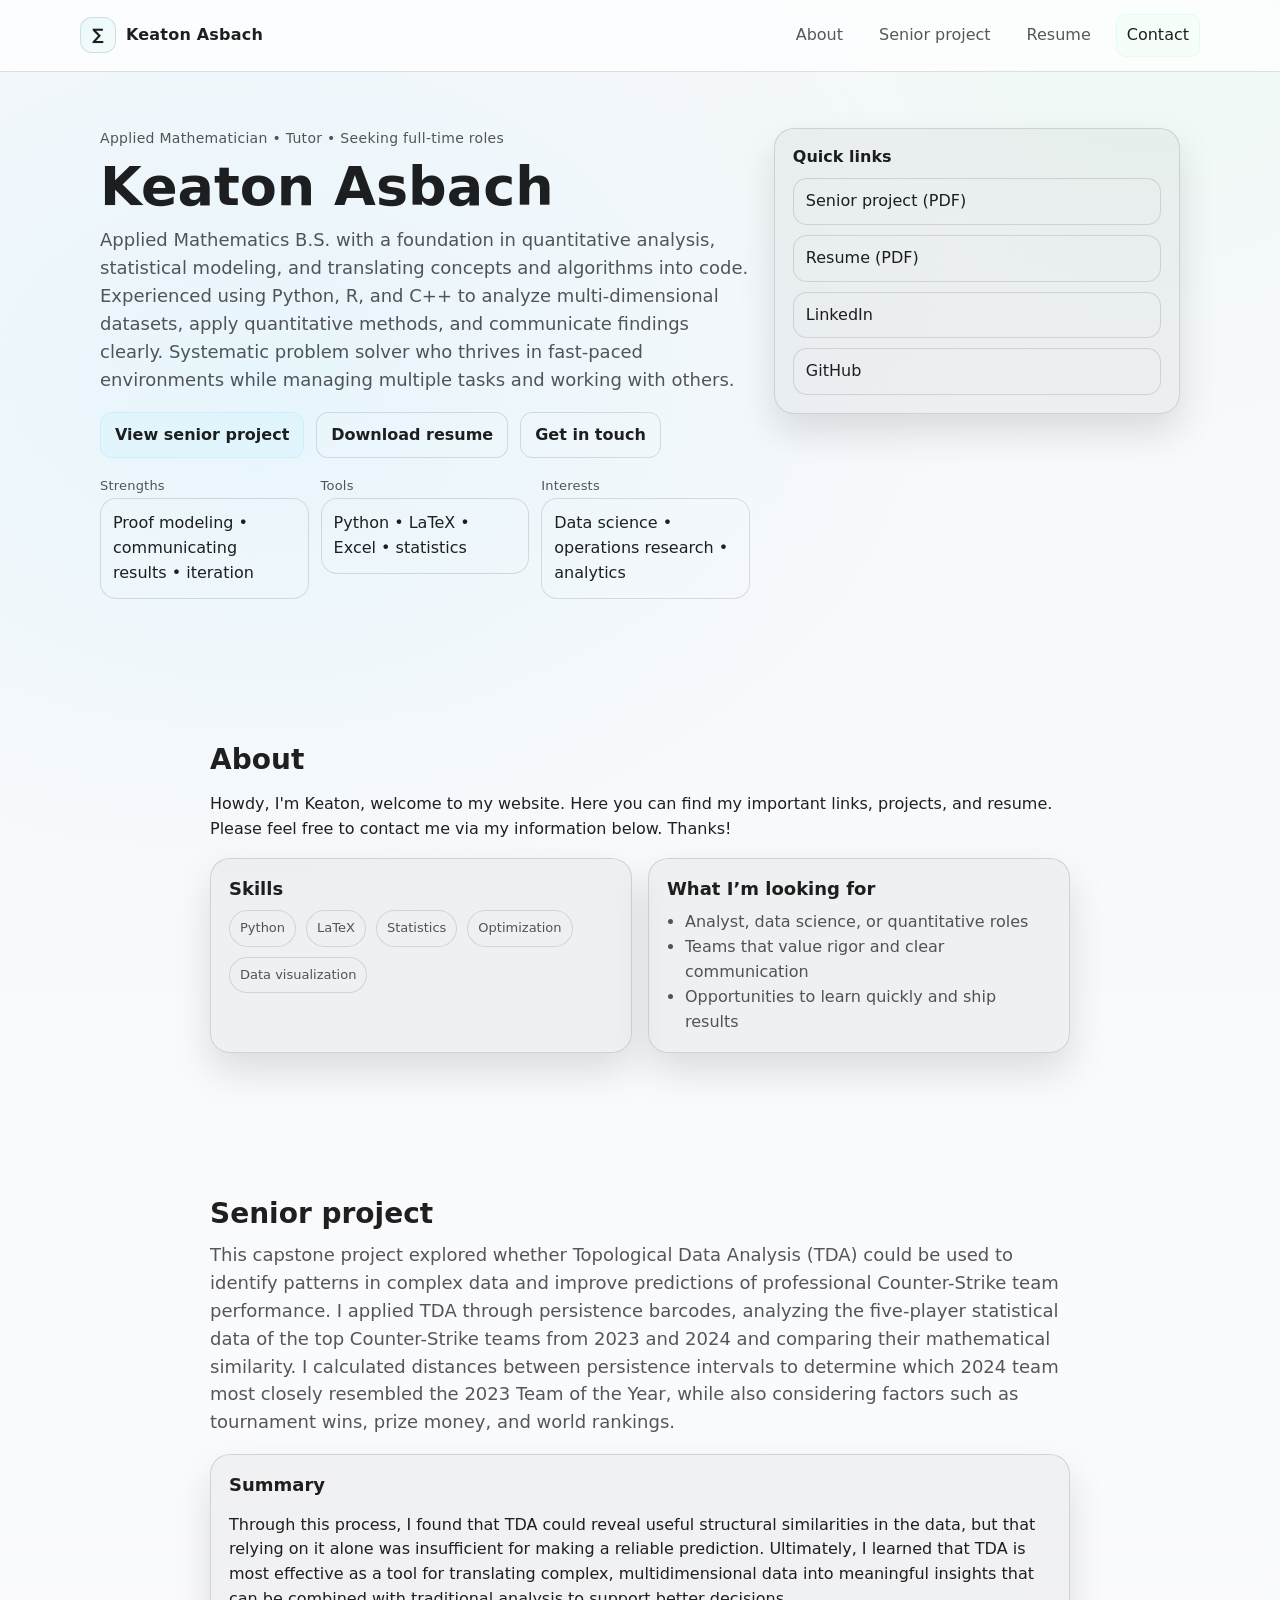
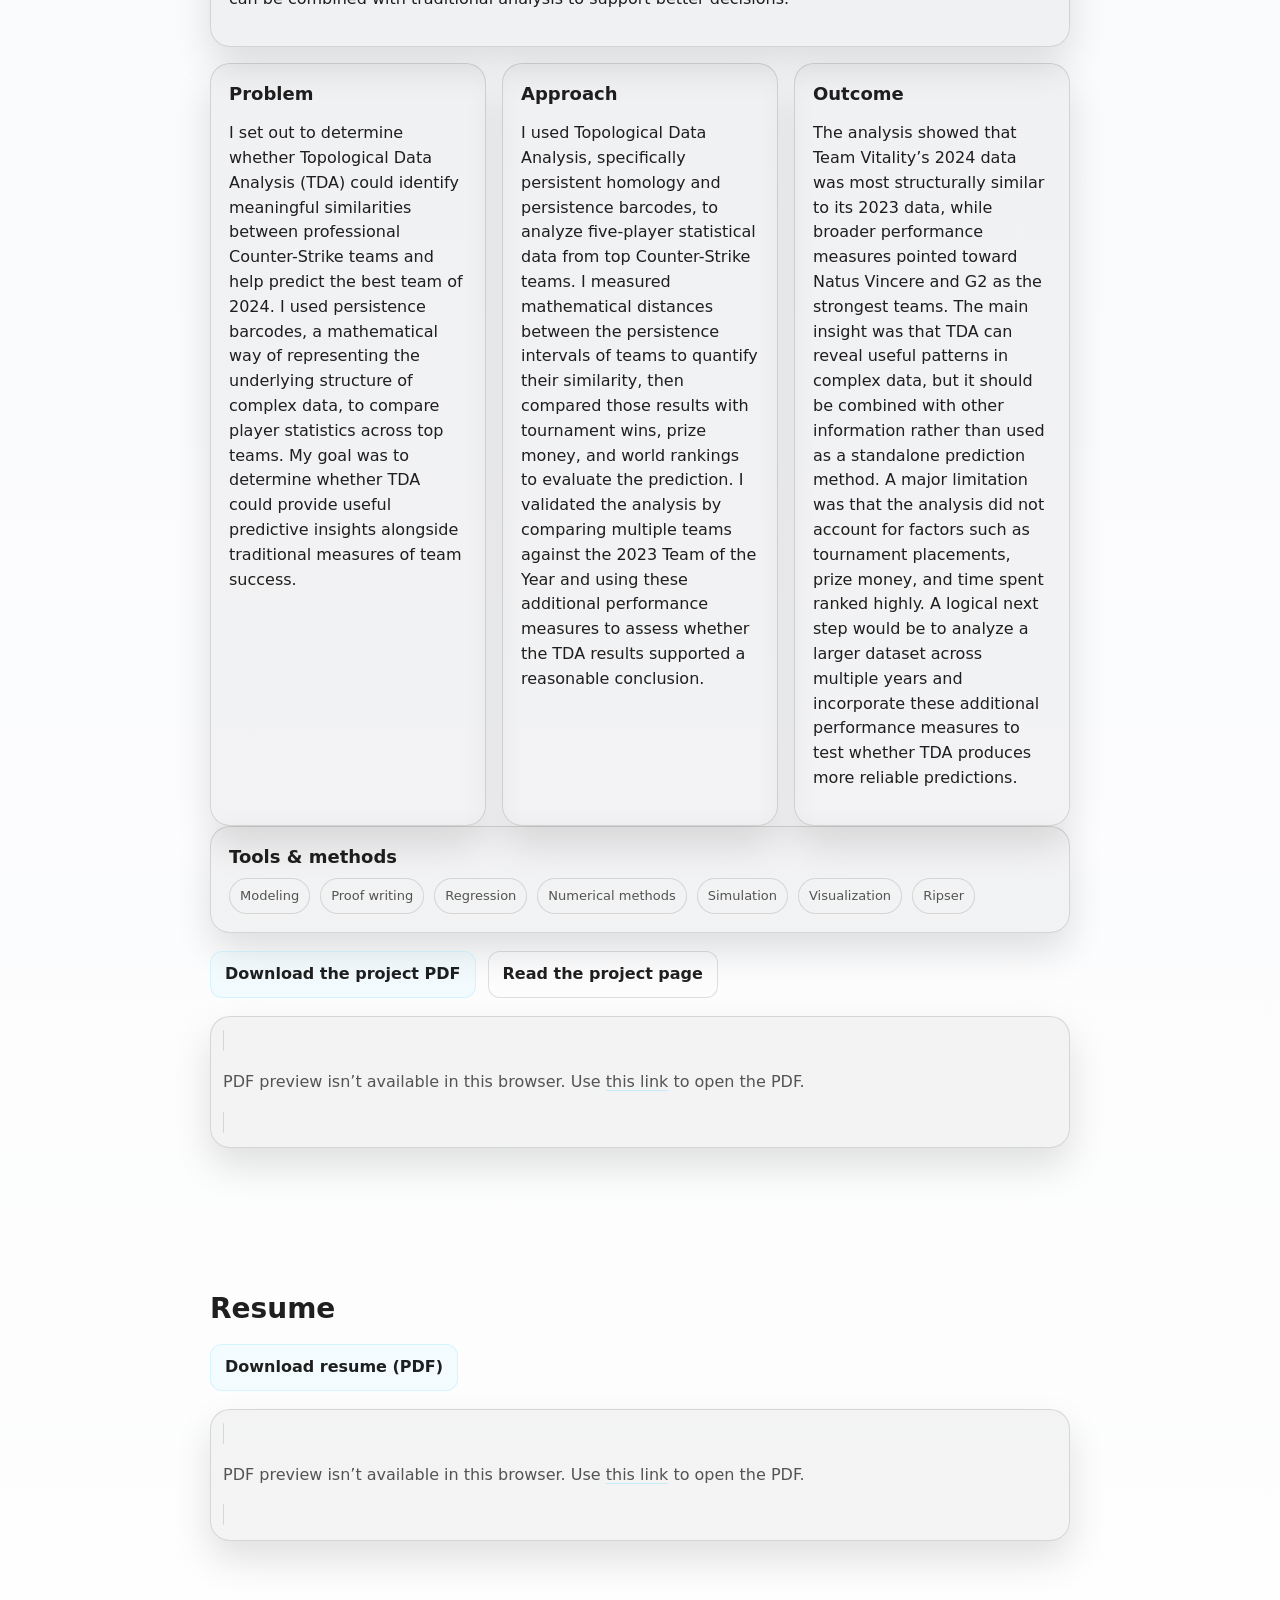
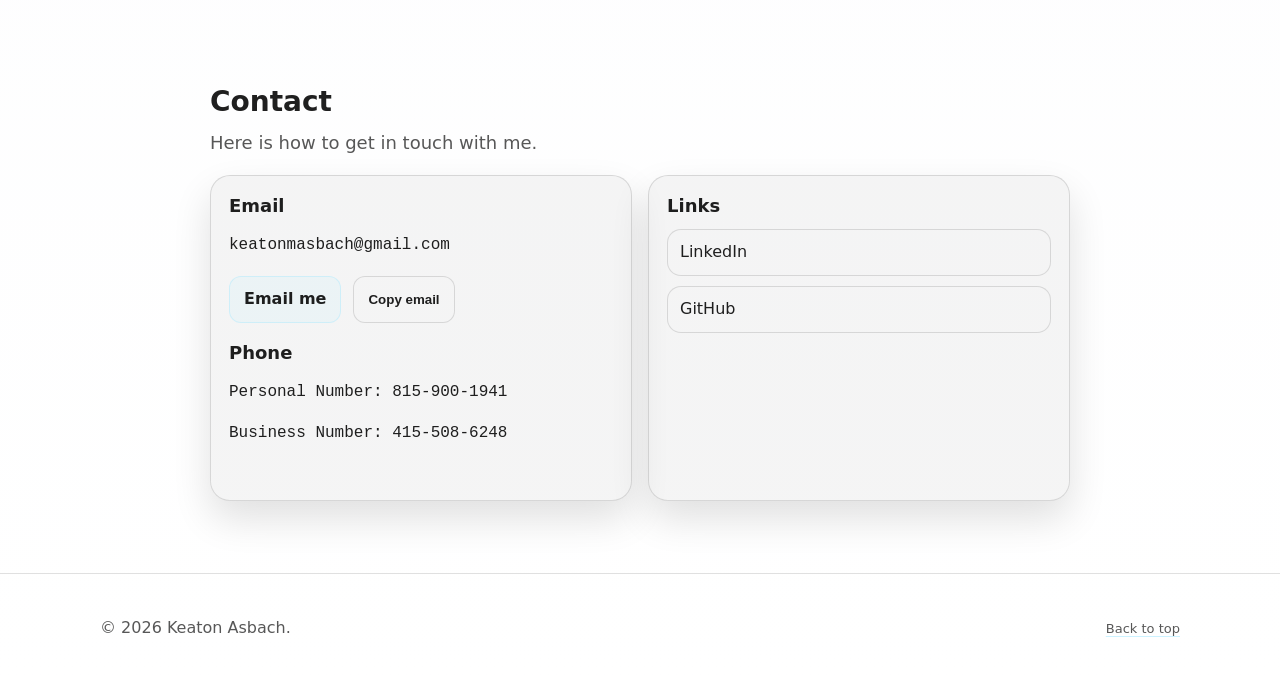
<file: index.html>
<!doctype html>
<html lang="en">
  <head>
    <meta charset="utf-8" />
    <meta name="viewport" content="width=device-width, initial-scale=1" />
    <meta
      name="description"
      content="Portfolio of a mathematics graduate: senior project, skills, resume, and contact."
    />

    <title>Portfolio — Mathematics Graduate</title>

    <meta property="og:title" content="Portfolio — Mathematics Graduate" />
    <meta
      property="og:description"
      content="Senior project, skills, resume, and contact."
    />
    <meta property="og:type" content="website" />

    <link rel="icon" href="./assets/favicon.svg" type="image/svg+xml" />
    <link rel="stylesheet" href="./styles.css" />
    <script defer src="./main.js"></script>
  </head>
  <body>
    <a class="skip-link" href="#home">Skip to content</a>

    <header class="site-header" role="banner">
      <div class="container header-inner">
        <a class="brand" href="#home" aria-label="Go to top">
          <span class="brand-mark" aria-hidden="true">∑</span>
          <span class="brand-text">Keaton Asbach</span>
        </a>

        <nav class="site-nav" aria-label="Primary">
          <a href="#about">About</a>
          <a href="#project">Senior project</a>
          <a href="#resume">Resume</a>
          <a href="#contact" class="nav-cta">Contact</a>
        </nav>
      </div>
    </header>

    <main id="home" class="site-main" tabindex="-1">
      <section class="hero section">
        <div class="container hero-grid">
          <div class="hero-copy">
            <p class="eyebrow">Applied Mathematician • Tutor • Seeking full-time roles</p>
            <h1 class="hero-title">Keaton Asbach</h1>
            <p class="hero-subtitle">
              Applied Mathematics B.S. with a foundation in quantitative analysis, statistical modeling, and translating
concepts and algorithms into code. Experienced using Python, R, and C++ to analyze multi-dimensional
datasets, apply quantitative methods, and communicate findings clearly. Systematic problem solver who
thrives in fast-paced environments while managing multiple tasks and working with others. 
            </p>

            <div class="button-row">
              <a class="button primary" href="#project">View senior project</a>
              <a class="button" href="#resume">Download resume</a>
              <a class="button ghost" href="#contact">Get in touch</a>
            </div>

            <dl class="hero-highlights" aria-label="Highlights">
              <div>
                <dt>Strengths</dt>
                <dd>Proof modeling • communicating results • iteration</dd>
              </div>
              <div>
                <dt>Tools</dt>
                <dd>Python • LaTeX • Excel • statistics</dd>
              </div>
              <div>
                <dt>Interests</dt>
                <dd>Data science • operations research • analytics</dd>
              </div>
            </dl>
          </div>

          <aside class="hero-card" aria-label="Quick links">
            <div class="card">
              <h2 class="card-title">Quick links</h2>
              <ul class="link-list">
                <li>
                  <a href="./assets/docs/senior-project.pdf">
                    Senior project (PDF)
                  </a>
                </li>
                <li>
                  <a href="./assets/docs/resume.pdf">Resume (PDF)</a>
                </li>
                <li>
                  <a href="https://www.linkedin.com/in/keaton-asbach-925a0a293/">LinkedIn</a>
                </li>
                <li>
                  <a href="https://github.com/asbachkeaton">GitHub</a>
                </li>
              </ul>
            </div>
          </aside>
        </div>
      </section>

      <section id="about" class="section">
        <div class="container narrow">
          <h2>About</h2>
          <p>
            Howdy, I'm Keaton, welcome to my website. Here you can find my important links, projects, and resume. Please feel free to contact me via my information below. Thanks!
          </p>

          <div class="grid-2">
            <div class="panel">
              <h3>Skills</h3>
              <ul class="chip-list" aria-label="Skills list">
                <li class="chip">Python</li>
                <li class="chip">LaTeX</li>
                <li class="chip">Statistics</li>
                <li class="chip">Optimization</li>
                <li class="chip">Data visualization</li>
              </ul>
            </div>

            <div class="panel">
              <h3>What I’m looking for</h3>
              <ul class="bullets">
                <li>Analyst, data science, or quantitative roles</li>
                <li>Teams that value rigor and clear communication</li>
                <li>Opportunities to learn quickly and ship results</li>
              </ul>
            </div>
          </div>
        </div>
      </section>

      <section id="project" class="section section-alt">
        <div class="container narrow">
          <h2>Senior project</h2>
          <p class="lead">
           This capstone project explored whether Topological Data Analysis (TDA) could be used to identify patterns in complex data and improve predictions of professional Counter-Strike team performance. I applied TDA through persistence barcodes, analyzing the five-player statistical data of the top Counter-Strike teams from 2023 and 2024 and comparing their mathematical similarity. I calculated distances between persistence intervals to determine which 2024 team most closely resembled the 2023 Team of the Year, while also considering factors such as tournament wins, prize money, and world rankings.
          </p>

          <div class="panel">
            <h3>Summary</h3>
            <p>
              Through this process, I found that TDA could reveal useful structural similarities in the data, but that relying on it alone was insufficient for making a reliable prediction. Ultimately, I learned that TDA is most effective as a tool for translating complex, multidimensional data into meaningful insights that can be combined with traditional analysis to support better decisions.
            </p>
          </div>

          <div class="grid-3">
            <div class="panel">
              <h3>Problem</h3>
              <p>
                I set out to determine whether Topological Data Analysis (TDA) could identify meaningful similarities between professional Counter-Strike teams and help predict the best team of 2024. I used persistence barcodes, a mathematical way of representing the underlying structure of complex data, to compare player statistics across top teams. My goal was to determine whether TDA could provide useful predictive insights alongside traditional measures of team success.
              </p>
            </div>
            <div class="panel">
              <h3>Approach</h3>
              <p>
                I used Topological Data Analysis, specifically persistent homology and persistence barcodes, to analyze five-player statistical data from top Counter-Strike teams. I measured mathematical distances between the persistence intervals of teams to quantify their similarity, then compared those results with tournament wins, prize money, and world rankings to evaluate the prediction. I validated the analysis by comparing multiple teams against the 2023 Team of the Year and using these additional performance measures to assess whether the TDA results supported a reasonable conclusion.
              </p>
            </div>
            <div class="panel">
              <h3>Outcome</h3>
              <p>
                The analysis showed that Team Vitality’s 2024 data was most structurally similar to its 2023 data, while broader performance measures pointed toward Natus Vincere and G2 as the strongest teams. The main insight was that TDA can reveal useful patterns in complex data, but it should be combined with other information rather than used as a standalone prediction method. A major limitation was that the analysis did not account for factors such as tournament placements, prize money, and time spent ranked highly. A logical next step would be to analyze a larger dataset across multiple years and incorporate these additional performance measures to test whether TDA produces more reliable predictions.
              </p>
            </div>
          </div>

          <div class="panel">
            <h3>Tools &amp; methods</h3>
            <ul class="chip-list" aria-label="Tools and methods list">
              <li class="chip">Modeling</li>
              <li class="chip">Proof writing</li>
              <li class="chip">Regression</li>
              <li class="chip">Numerical methods</li>
              <li class="chip">Simulation</li>
              <li class="chip">Visualization</li>
              <li class="chip">Ripser</li>
            </ul>
          </div>

          <div class="button-row">
            <a class="button primary" href="./assets/docs/senior-project.pdf">
              Download the project PDF
            </a>
            <a class="button" href="./project/">Read the project page</a>
          </div>

          <div class="panel embed">
            <h3 class="sr-only">Project PDF preview</h3>
            <object
              data="./assets/docs/senior-project.pdf"
              type="application/pdf"
              width="100%"
              height="720"
              aria-label="Embedded senior project PDF"
            >
              <p class="muted">
                PDF preview isn’t available in this browser. Use
                <a href="./assets/docs/senior-project.pdf">this link</a> to open the PDF.
              </p>
            </object>
          </div>
        </div>
      </section>

      <section id="resume" class="section">
        <div class="container narrow">
          <h2>Resume</h2>
          <div class="button-row">
            <a class="button primary" href="./assets/docs/resume.pdf" download>
              Download resume (PDF)
            </a>
          </div>

          <div class="panel embed">
            <h3 class="sr-only">Resume PDF preview</h3>
            <object
              data="./assets/docs/resume.pdf"
              type="application/pdf"
              width="100%"
              height="720"
              aria-label="Embedded resume PDF"
            >
              <p class="muted">
                PDF preview isn’t available in this browser. Use
                <a href="./assets/docs/resume.pdf">this link</a> to open the PDF.
              </p>
            </object>
          </div>
        </div>
      </section>

      <section id="contact" class="section section-alt">
        <div class="container narrow">
          <h2>Contact</h2>
          <p class="lead">
            Here is how to get in touch with me.
          </p>

          <div class="grid-2">
            <div class="panel">
              <h3>Email</h3>
              <p class="mono" id="emailText">keatonmasbach@gmail.com</p>
              <div class="button-row">
                <a class="button primary" href="mailto:you@example.com">Email me</a>
                <button class="button" type="button" data-copy-email>
                  Copy email
                </button>
              </div>
              <h3>Phone</h3>
              <p class="mono" id="emailText">Personal Number: 815-900-1941</p>
              <p class="mono" id="emailText">Business Number: 415-508-6248</p>
              <div class="button-row">
              </div>
            </div>

            <div class="panel">
              <h3>Links</h3>
              <ul class="link-list">
                <li>
                  <a href="https://www.linkedin.com/in/keaton-asbach-925a0a293/">LinkedIn</a>
                </li>
                <li><a href="https://github.com/asbachkeaton">GitHub</a></li>
              </ul>
              <p class="muted small">
              </p>
            </div>
          </div>
        </div>
      </section>
    </main>

    <footer class="site-footer">
      <div class="container footer-inner">
        <p class="muted">
          © <span id="year"></span> Keaton Asbach.
        </p>
        <p class="muted small">
          <a href="#home">Back to top</a>
        </p>
      </div>
    </footer>
  </body>
</html>
</file>
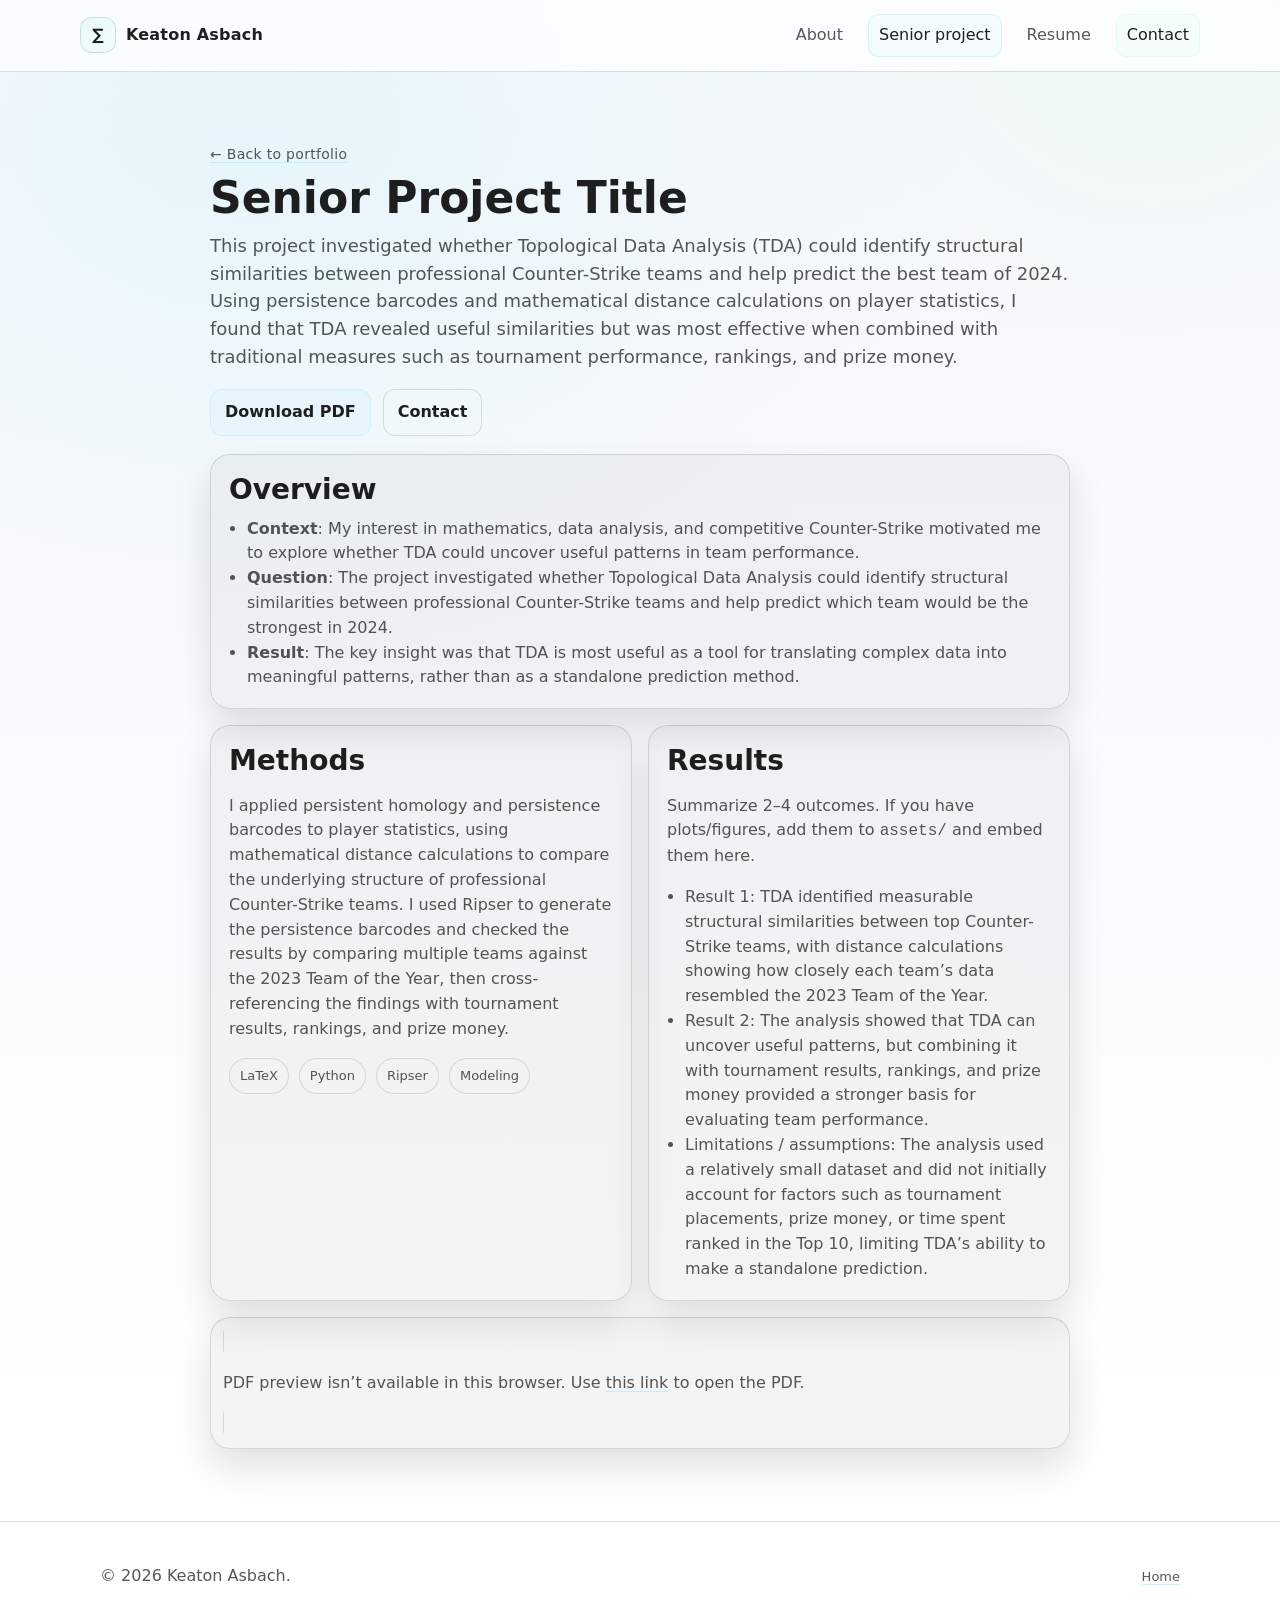
<file: project/index.html>
<!doctype html>
<html lang="en">
  <head>
    <meta charset="utf-8" />
    <meta name="viewport" content="width=device-width, initial-scale=1" />
    <meta
      name="description"
      content="Senior project write-up: problem, approach, results, and PDF download."
    />

    <title>Senior Project — Keaton Asbach</title>
    <link rel="icon" href="../assets/favicon.svg" type="image/svg+xml" />
    <link rel="stylesheet" href="../styles.css" />
    <script defer src="../main.js"></script>
  </head>
  <body>
    <a class="skip-link" href="#content">Skip to content</a>

    <header class="site-header" role="banner">
      <div class="container header-inner">
        <a class="brand" href="../#home" aria-label="Go to home page">
          <span class="brand-mark" aria-hidden="true">∑</span>
          <span class="brand-text">Keaton Asbach</span>
        </a>

        <nav class="site-nav" aria-label="Primary">
          <a href="../#about">About</a>
          <a href="../#project" aria-current="page">Senior project</a>
          <a href="../#resume">Resume</a>
          <a href="../#contact" class="nav-cta">Contact</a>
        </nav>
      </div>
    </header>

    <main id="content" class="site-main" tabindex="-1">
      <section class="section">
        <div class="container narrow">
          <p class="eyebrow">
            <a href="../#project">← Back to portfolio</a>
          </p>
          <h1 class="hero-title" style="font-size: clamp(28px, 4vw, 44px)">
            Senior Project Title
          </h1>
          <p class="lead">
            This project investigated whether Topological Data Analysis (TDA) could identify structural similarities between professional Counter-Strike teams and help predict the best team of 2024. Using persistence barcodes and mathematical distance calculations on player statistics, I found that TDA revealed useful similarities but was most effective when combined with traditional measures such as tournament performance, rankings, and prize money.
          </p>

          <div class="button-row">
            <a class="button primary" href="../assets/docs/senior-project.pdf">
              Download PDF
            </a>
            <a class="button" href="../#contact">Contact</a>
          </div>

          <div class="panel">
            <h2 style="margin-top: 0">Overview</h2>
            <ul class="bullets">
              <li><strong>Context</strong>: My interest in mathematics, data analysis, and competitive Counter-Strike motivated me to explore whether TDA could uncover useful patterns in team performance.</li>
              <li><strong>Question</strong>: The project investigated whether Topological Data Analysis could identify structural similarities between professional Counter-Strike teams and help predict which team would be the strongest in 2024.</li>
              <li><strong>Result</strong>: The key insight was that TDA is most useful as a tool for translating complex data into meaningful patterns, rather than as a standalone prediction method.</li>
            </ul>
          </div>

          <div class="grid-2">
            <div class="panel">
              <h2 style="margin-top: 0">Methods</h2>
              <p class="muted">
                I applied persistent homology and persistence barcodes to player statistics, using mathematical distance calculations to compare the underlying structure of professional Counter-Strike teams. I used Ripser to generate the persistence barcodes and checked the results by comparing multiple teams against the 2023 Team of the Year, then cross-referencing the findings with tournament results, rankings, and prize money.
              </p>
              <ul class="chip-list" aria-label="Methods list">
                <li class="chip">LaTeX</li>
                <li class="chip">Python</li>
                <li class="chip">Ripser</li>
                <li class="chip">Modeling</li>
              </ul>
            </div>
            <div class="panel">
              <h2 style="margin-top: 0">Results</h2>
              <p class="muted">
                Summarize 2–4 outcomes. If you have plots/figures, add them to
                <span class="mono">assets/</span> and embed them here.
              </p>
              <ul class="bullets">
                <li>Result 1: TDA identified measurable structural similarities between top Counter-Strike teams, with distance calculations showing how closely each team’s data resembled the 2023 Team of the Year.</li>
                <li>Result 2: The analysis showed that TDA can uncover useful patterns, but combining it with tournament results, rankings, and prize money provided a stronger basis for evaluating team performance.</li>
                <li>Limitations / assumptions: The analysis used a relatively small dataset and did not initially account for factors such as tournament placements, prize money, or time spent ranked in the Top 10, limiting TDA’s ability to make a standalone prediction.</li>
              </ul>
            </div>
          </div>

          <div class="panel embed" style="margin-top: 16px">
            <h2 class="sr-only">Project PDF preview</h2>
            <object
              data="../assets/docs/senior-project.pdf"
              type="application/pdf"
              width="100%"
              height="860"
              aria-label="Embedded senior project PDF"
            >
              <p class="muted">
                PDF preview isn’t available in this browser. Use
                <a href="../assets/docs/senior-project.pdf">this link</a> to open the PDF.
              </p>
            </object>
          </div>
        </div>
      </section>
    </main>

    <footer class="site-footer">
      <div class="container footer-inner">
        <p class="muted">
          © <span id="year"></span> Keaton Asbach.
        </p>
        <p class="muted small">
          <a href="../#home">Home</a>
        </p>
      </div>
    </footer>
  </body>
</html>
</file>
<file: styles.css>
:root {
  --bg: #0b1020;
  --bg2: #0f1730;
  --card: rgba(255, 255, 255, 0.06);
  --card2: rgba(255, 255, 255, 0.08);
  --text: rgba(255, 255, 255, 0.92);
  --muted: rgba(255, 255, 255, 0.72);
  --border: rgba(255, 255, 255, 0.12);
  --accent: #9ae6ff;
  --accent2: #b7ffcf;
  --shadow: 0 16px 40px rgba(0, 0, 0, 0.35);
  --radius: 16px;
  --radius2: 20px;
  --max: 1120px;
}

@media (prefers-color-scheme: light) {
  :root {
    --bg: #f7f8fb;
    --bg2: #ffffff;
    --card: rgba(0, 0, 0, 0.04);
    --card2: rgba(0, 0, 0, 0.06);
    --text: rgba(0, 0, 0, 0.88);
    --muted: rgba(0, 0, 0, 0.66);
    --border: rgba(0, 0, 0, 0.12);
    --accent: #0b6cff;
    --accent2: #0b9a5a;
    --shadow: 0 18px 38px rgba(0, 0, 0, 0.12);
  }
}

* {
  box-sizing: border-box;
}

html {
  scroll-behavior: smooth;
}

body {
  margin: 0;
  font-family: ui-sans-serif, system-ui, -apple-system, Segoe UI, Roboto, Helvetica,
    Arial, "Apple Color Emoji", "Segoe UI Emoji";
  color: var(--text);
  background: radial-gradient(1200px 900px at 20% 10%, rgba(154, 230, 255, 0.18), transparent 60%),
    radial-gradient(900px 900px at 90% 0%, rgba(183, 255, 207, 0.14), transparent 55%),
    linear-gradient(180deg, var(--bg), var(--bg2));
  line-height: 1.55;
}

a {
  color: inherit;
  text-decoration-color: rgba(154, 230, 255, 0.5);
  text-underline-offset: 3px;
}

a:hover {
  text-decoration-color: rgba(154, 230, 255, 0.95);
}

.container {
  max-width: var(--max);
  margin: 0 auto;
  padding: 0 20px;
}

.narrow {
  max-width: 900px;
}

.section {
  padding: 72px 0;
}

.section-alt {
  background: linear-gradient(180deg, transparent, rgba(255, 255, 255, 0.03), transparent);
}

.skip-link {
  position: absolute;
  left: -999px;
  top: 12px;
  padding: 10px 12px;
  background: var(--bg2);
  border: 1px solid var(--border);
  border-radius: 10px;
  box-shadow: var(--shadow);
  z-index: 999;
}

.skip-link:focus {
  left: 12px;
}

.site-header {
  position: sticky;
  top: 0;
  z-index: 50;
  background: rgba(8, 12, 24, 0.6);
  backdrop-filter: blur(10px);
  border-bottom: 1px solid var(--border);
}

@media (prefers-color-scheme: light) {
  .site-header {
    background: rgba(255, 255, 255, 0.72);
  }
}

.header-inner {
  display: flex;
  align-items: center;
  justify-content: space-between;
  gap: 14px;
  padding: 14px 0;
}

.brand {
  display: inline-flex;
  align-items: center;
  gap: 10px;
  text-decoration: none;
  font-weight: 700;
  letter-spacing: 0.2px;
}

.brand-mark {
  width: 36px;
  height: 36px;
  display: inline-grid;
  place-items: center;
  border-radius: 12px;
  background: linear-gradient(135deg, rgba(154, 230, 255, 0.18), rgba(183, 255, 207, 0.12));
  border: 1px solid var(--border);
}

.site-nav {
  display: flex;
  align-items: center;
  gap: 14px;
  flex-wrap: wrap;
}

.site-nav a {
  padding: 8px 10px;
  border-radius: 10px;
  text-decoration: none;
  color: var(--muted);
  border: 1px solid transparent;
}

.site-nav a:hover {
  color: var(--text);
  border-color: var(--border);
  background: rgba(255, 255, 255, 0.05);
}

.site-nav a[aria-current="page"] {
  color: var(--text);
  border-color: rgba(154, 230, 255, 0.35);
  background: rgba(154, 230, 255, 0.08);
}

.nav-cta {
  color: var(--text) !important;
  border-color: rgba(183, 255, 207, 0.35) !important;
  background: rgba(183, 255, 207, 0.08) !important;
}

.hero {
  padding-top: 56px;
}

.hero-grid {
  display: grid;
  grid-template-columns: 1.6fr 1fr;
  gap: 24px;
  align-items: start;
}

@media (max-width: 860px) {
  .hero-grid {
    grid-template-columns: 1fr;
  }
}

.eyebrow {
  margin: 0 0 10px 0;
  color: var(--muted);
  letter-spacing: 0.3px;
  font-size: 14px;
}

.hero-title {
  margin: 0 0 10px 0;
  font-size: clamp(34px, 5vw, 54px);
  line-height: 1.05;
}

.hero-subtitle {
  margin: 0 0 18px 0;
  color: var(--muted);
  max-width: 62ch;
  font-size: 18px;
}

.button-row {
  display: flex;
  gap: 12px;
  flex-wrap: wrap;
  margin: 18px 0 18px 0;
}

.button {
  appearance: none;
  border: 1px solid var(--border);
  background: rgba(255, 255, 255, 0.03);
  color: var(--text);
  padding: 10px 14px;
  border-radius: 12px;
  text-decoration: none;
  display: inline-flex;
  align-items: center;
  gap: 10px;
  font-weight: 650;
  cursor: pointer;
}

.button:hover {
  background: rgba(255, 255, 255, 0.06);
}

.button.primary {
  border-color: rgba(154, 230, 255, 0.35);
  background: rgba(154, 230, 255, 0.10);
}

.button.primary:hover {
  background: rgba(154, 230, 255, 0.14);
}

.button.ghost {
  background: transparent;
}

.hero-highlights {
  display: grid;
  grid-template-columns: repeat(3, minmax(0, 1fr));
  gap: 12px;
  margin: 14px 0 0 0;
}

@media (max-width: 860px) {
  .hero-highlights {
    grid-template-columns: 1fr;
  }
}

.hero-highlights dt {
  font-size: 13px;
  letter-spacing: 0.2px;
  color: var(--muted);
  margin-bottom: 2px;
}

.hero-highlights dd {
  margin: 0;
  border: 1px solid var(--border);
  border-radius: var(--radius);
  background: rgba(255, 255, 255, 0.03);
  padding: 12px;
}

.card,
.panel {
  border: 1px solid var(--border);
  background: var(--card);
  border-radius: var(--radius2);
  padding: 18px;
  box-shadow: var(--shadow);
}

.card-title {
  margin: 0 0 10px 0;
  font-size: 16px;
  color: var(--text);
}

.muted {
  color: var(--muted);
}

.small {
  font-size: 13px;
}

.mono {
  font-family: ui-monospace, SFMono-Regular, Menlo, Monaco, Consolas, "Liberation Mono",
    "Courier New", monospace;
}

.link-list {
  list-style: none;
  padding: 0;
  margin: 12px 0 0 0;
  display: grid;
  gap: 10px;
}

.link-list a {
  display: block;
  padding: 10px 12px;
  border: 1px solid var(--border);
  border-radius: 14px;
  text-decoration: none;
  background: rgba(255, 255, 255, 0.03);
}

.link-list a:hover {
  background: rgba(255, 255, 255, 0.06);
}

.is-disabled {
  opacity: 0.6;
  pointer-events: none;
}

h2 {
  margin: 0 0 10px 0;
  font-size: 28px;
  line-height: 1.2;
}

h3 {
  margin: 0 0 10px 0;
  font-size: 18px;
  line-height: 1.3;
}

.lead {
  margin: 0 0 18px 0;
  color: var(--muted);
  font-size: 18px;
}

.grid-2 {
  display: grid;
  grid-template-columns: repeat(2, minmax(0, 1fr));
  gap: 16px;
  margin-top: 16px;
}

.grid-3 {
  display: grid;
  grid-template-columns: repeat(3, minmax(0, 1fr));
  gap: 16px;
  margin-top: 16px;
}

@media (max-width: 860px) {
  .grid-2,
  .grid-3 {
    grid-template-columns: 1fr;
  }
}

.bullets {
  margin: 0;
  padding-left: 18px;
  color: var(--muted);
}

.chip-list {
  list-style: none;
  margin: 0;
  padding: 0;
  display: flex;
  gap: 10px;
  flex-wrap: wrap;
}

.chip {
  display: inline-flex;
  padding: 7px 10px;
  border-radius: 999px;
  border: 1px solid var(--border);
  background: rgba(255, 255, 255, 0.03);
  color: var(--muted);
  font-size: 13px;
}

.embed {
  padding: 12px;
}

.embed object {
  border: 1px solid var(--border);
  border-radius: 14px;
  background: rgba(255, 255, 255, 0.02);
}

.sr-only {
  position: absolute;
  width: 1px;
  height: 1px;
  padding: 0;
  margin: -1px;
  overflow: hidden;
  clip: rect(0, 0, 0, 0);
  white-space: nowrap;
  border: 0;
}

.site-footer {
  border-top: 1px solid var(--border);
  padding: 26px 0;
  background: rgba(255, 255, 255, 0.02);
}

.footer-inner {
  display: flex;
  align-items: baseline;
  justify-content: space-between;
  flex-wrap: wrap;
  gap: 10px;
}

@media print {
  .site-header,
  .site-footer,
  .button-row,
  .embed {
    display: none !important;
  }

  body {
    background: #fff;
    color: #111;
  }
}
</file>
